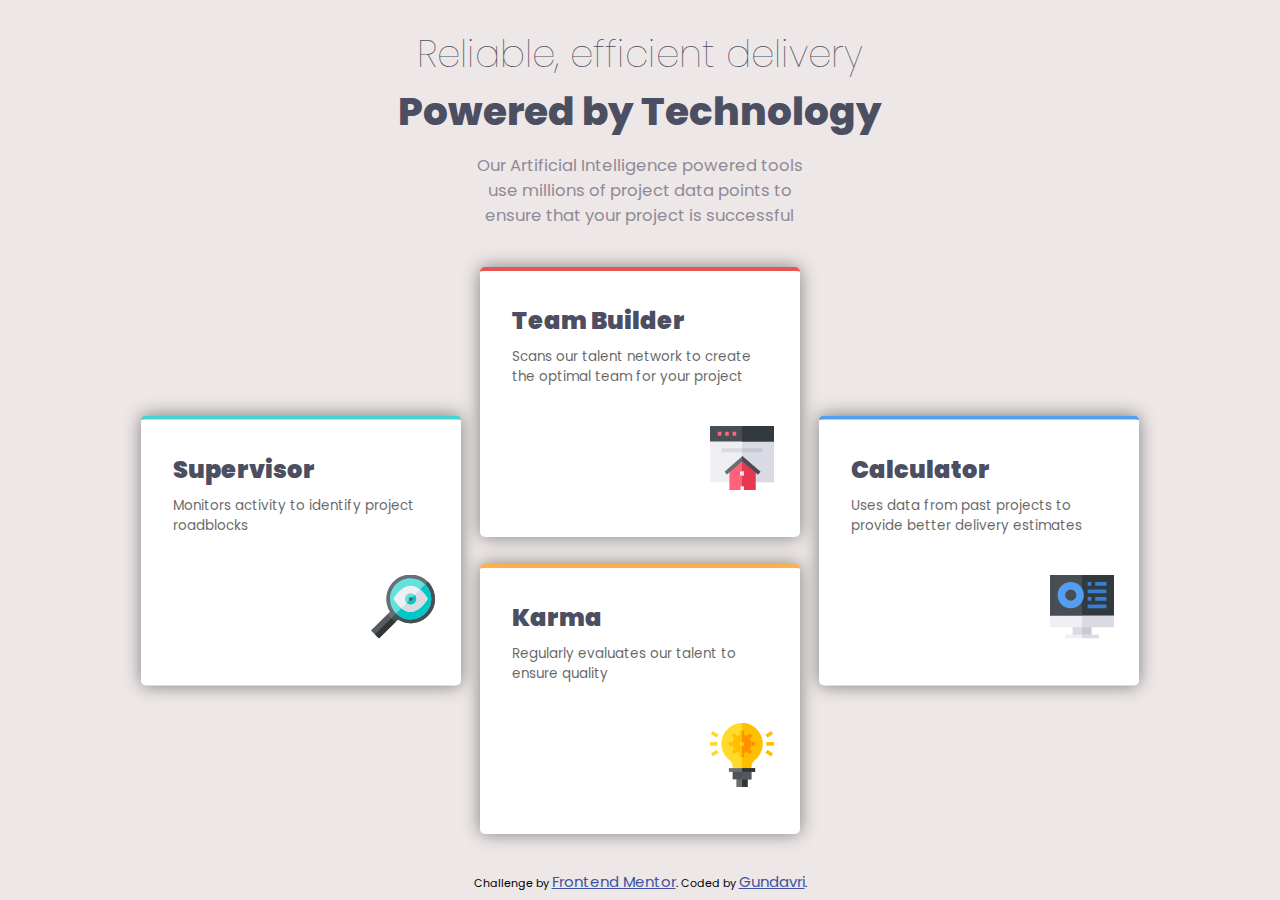
<file: four-card-feature-section-master/index.html>
<!DOCTYPE html>
<html lang="en">
<head>
  <meta charset="UTF-8">
  <meta name="viewport" content="width=device-width, initial-scale=1.0"> <!-- displays site properly based on user's device -->

  <link rel="icon" type="image/png" sizes="32x32" href="./images/favicon-32x32.png">
  <link href="https://fonts.googleapis.com/css?family=Poppins&display=swap" rel="stylesheet">
  <link rel="stylesheet" href="style.css">
  <title>Frontend Mentor | Four card feature section</title>

  <!-- Feel free to remove these styles or customise in your own stylesheet 👍 -->
  <link rel="stylesheet" href="./style.css">

</head>
<body>
  
  <div class="center-text" id="header-reliable">
    Reliable, efficient delivery
  </div>
  
  <div class="center-text" id="header-powered">
    Powered by Technology
  </div>
  
  <div class="center-text" id="just-text">
    Our Artificial Intelligence powered tools use millions of project data points 
    to ensure that your project is successful
  </div>

  <div class="box" id="top-box">
      <div class="box-header">
          Team Builder
      </div>

      <div class="box-text">
          Scans our talent network to create the optimal team for your project
      </div>

      <img src="./images/icon-team-builder.svg" alt="Team Builder Image">
  </div>

  <div class="box" id="left-box">
    <div class="box-header">
        Supervisor
    </div>

    <div class="box-text">
        Monitors activity to identify project roadblocks
    </div>

    <img src="./images/icon-supervisor.svg" alt="Supervisor Image">
  </div>

  <div class="box" id="right-box">
    <div class="box-header">
        Calculator
    </div>

    <div class="box-text">
        Uses data from past projects to provide better delivery estimates
    </div>

    <img src="./images/icon-calculator.svg" alt="Calculator Image">
  </div>
  
  <div class="box" id="bottom-box">
    <div class="box-header">
        Karma
    </div>

    <div class="box-text">
        Regularly evaluates our talent to ensure quality
    </div>

    <img src="./images/icon-karma.svg" alt="Karma Image">
  </div>

  
  <footer>
    <p class="attribution">
      Challenge by <a href="https://www.frontendmentor.io?ref=challenge" target="_blank">Frontend Mentor</a>. 
      Coded by <a href="#">Gundavri</a>.
    </p>
  </footer>
</body>
</html>
</file>
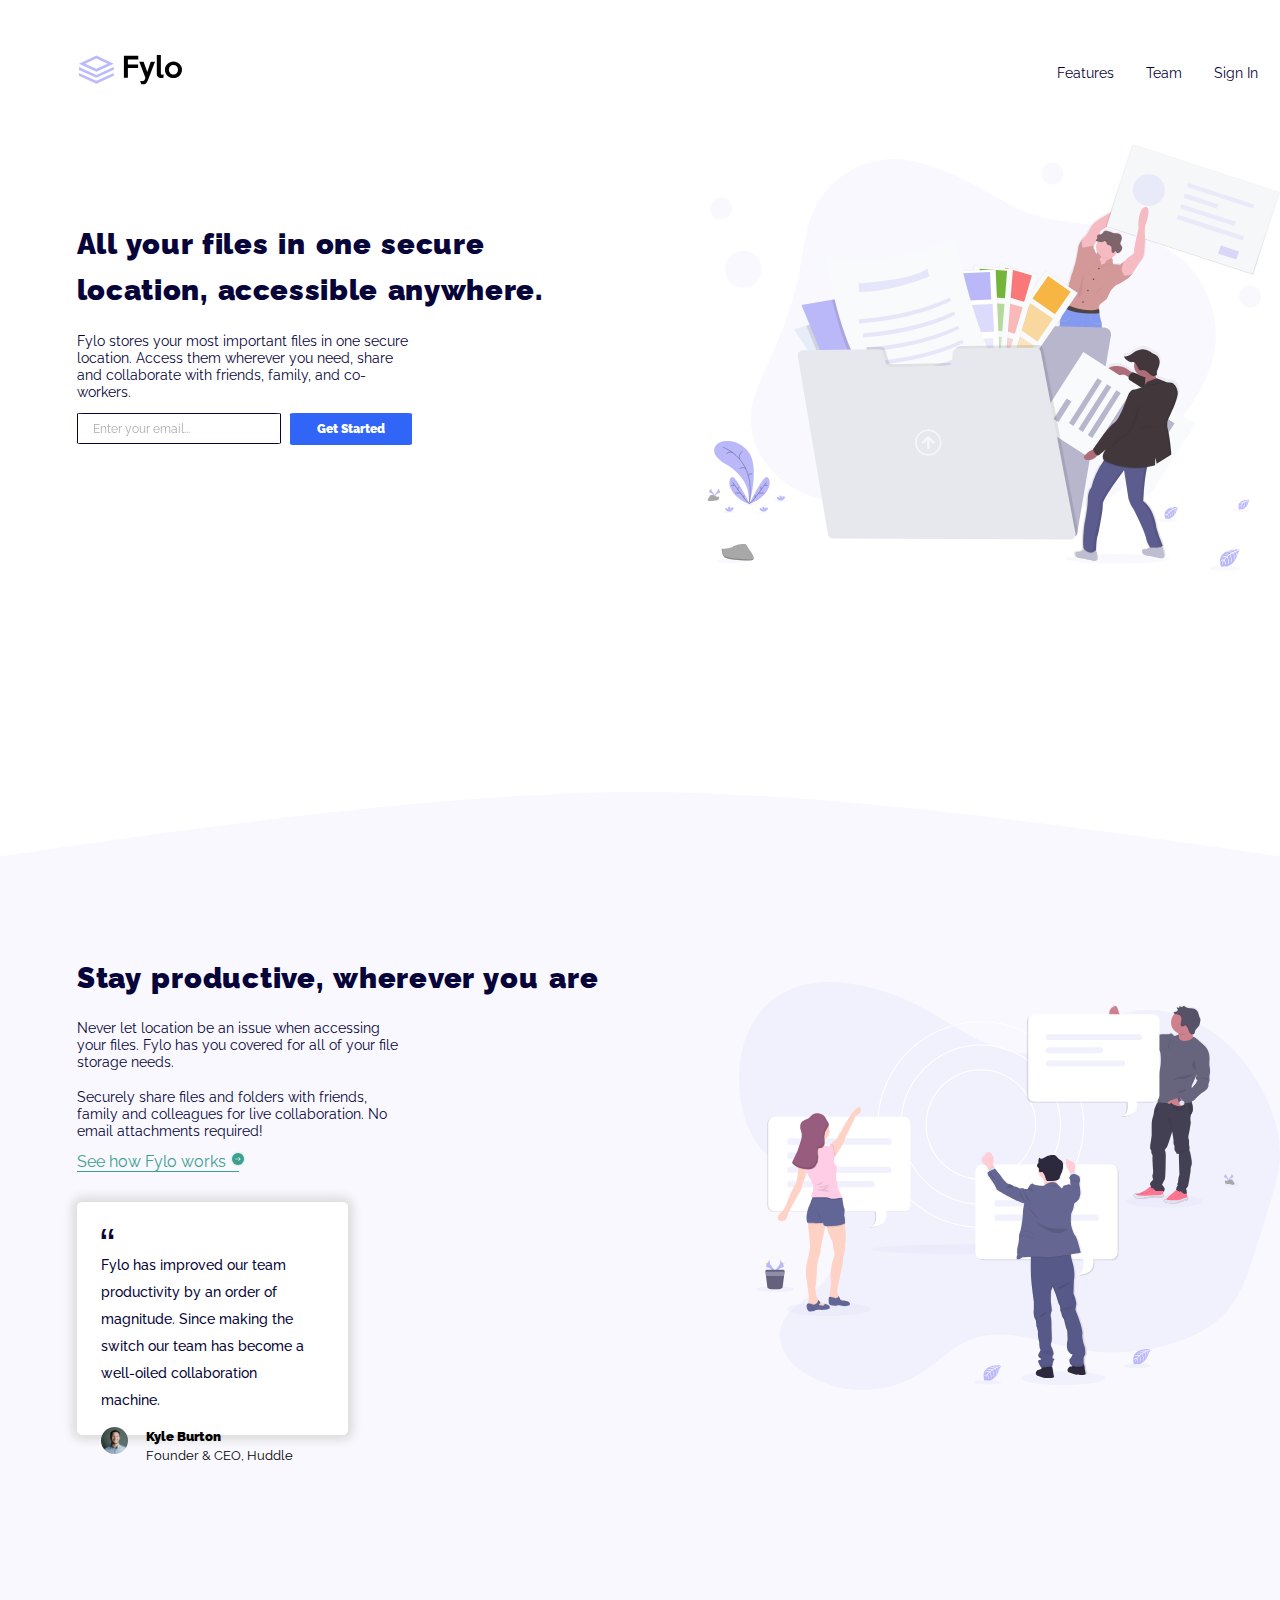
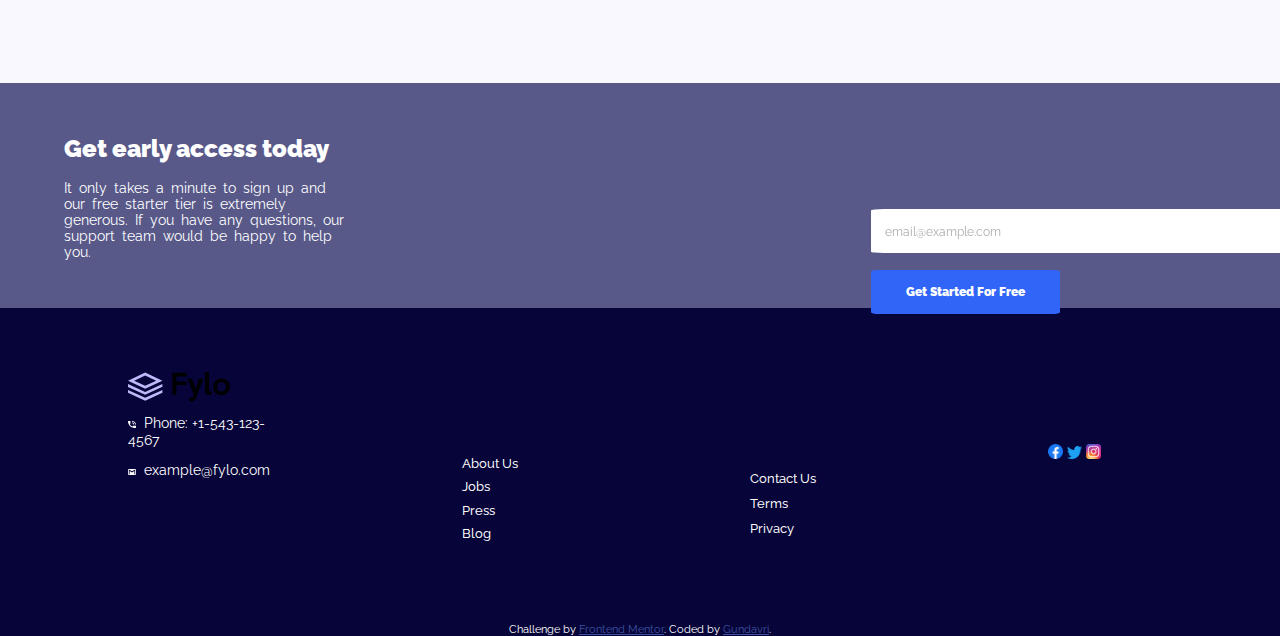
<file: fylo-landing-page-with-two-column-layout-master/index.html>
<!DOCTYPE html>
<html lang="en">
<head>
  <meta charset="UTF-8">
  <meta name="viewport" content="width=device-width, initial-scale=1.0"> <!-- displays site properly based on user's device -->
  <link href="https://fonts.googleapis.com/css?family=Open+Sans&display=swap" rel="stylesheet">
  <link href="https://fonts.googleapis.com/css?family=Raleway&display=swap" rel="stylesheet">

  <link rel="icon" type="image/png" sizes="32x32" href="./images/favicon-32x32.png">
  <link rel="stylesheet" href="./styles.css">
  
  <title>Frontend Mentor | Fylo landing page with two column layout</title>

  <!-- Feel free to remove these styles or customise in your own stylesheet 👍 -->
  <style>
    .attribution { font-size: 11px; text-align: center; }
    .attribution a { color: hsl(228, 45%, 44%); }
  </style>
</head>
<body>

  <div id="header">
    <div id="header-logo-div">
      <img src="./images/logo.svg" alt="">
    </div>

    <div id="navbar">
      <p>
        Features
      </p>
      <p>
        Team
      </p>
      <p>
        Sign In
      </p>
    </div>
  </div>
  
  <div id="wrapper1">
    <div id="wrapper1-left">
      <div id="wrapper1-header">
        All your files in one secure <br> location, accessible anywhere.
      </div>
    
      <div class="wrapper-text">
        Fylo stores your most important files in one secure location. 
        Access them wherever you need, share and collaborate with friends, 
        family, and co-workers.
      </div>
    
      <div id="wrapper1-input-button">
        <input type="text" placeholder="Enter your email...">
        
        <button type="button">
          Get Started
        </button>
      </div>
    </div>

    <div id="wrapper1-right">
      <img src="./images/illustration-1.svg" alt="">
    </div>
  </div>
  
  <img id="wrapper2-img" src="./images/bg-curve-desktop.svg" alt="">

  <div id="wrapper2">
    <div id="wrapper2-left">
      <div id="wrapper2-header">
        Stay productive, wherever you are
      </div>
    
      <div class="wrapper2-text">
        Never let location be an issue when accessing your files. Fylo has you 
        covered for all of your file storage needs.
      </div>
    
      <div class="wrapper2-text">
        Securely share files and folders with friends, family and colleagues for 
        live collaboration. No email attachments required!
      </div>
      
      <div id="wrapper2-link-div">
        <a href="#" id="wrapper2-link">
          See how Fylo works
          <img src="./images/icon-arrow.svg" alt="">
        </a>
        <div id="underline-div"></div>
      </div>
    
      <div id="article">
        <img id="article-quotes" src="./images/icon-quotes.svg" alt="">
        <div id="article-text">
          Fylo has improved our team productivity by an order of magnitude. Since 
          making the switch our team has become a well-oiled collaboration machine.
        </div>
      
        <div id="article-footer">
          <img id="article-img" src="./images/avatar-testimonial.jpg" alt="">

          <div id="article-footer-text">
            <p>
              Kyle Burton
            </p>
            Founder & CEO, Huddle
          </div>
        </div>
      </div>
    </div>

    <div id="wrapper2-right">
      <img src="./images/illustration-2.svg" alt="">
    </div>
  </div>
  
  <div id="early-access">
    <div id="early-access-header">
      Get early access today
    </div>
  
    <div id="early-access-text">
      It only takes a minute to sign up and our free starter tier is extremely generous. 
      If you have any questions, our support team would be happy to help you.
    </div>
  
    <div id="early-access-input-button">
      <input type="text" placeholder="email@example.com">
      <button>
        Get Started For Free
      </button>
    </div>
  </div>
  
  
  <div id="footer">
    <div id="footer-contact-logo">
      <img src="./images/logo.svg" alt="">
      <div id="footer-contact">
        <p>
          <img src="./images/icon-phone.svg" alt="">
          Phone: +1-543-123-4567
        </p>
        <p>
          <img src="./images/icon-email.svg" alt="">
          example@fylo.com
        </p>
      </div>
    </div>

    <div id="footer-about-us">
      <ul>
        <li>About Us</li>
        <li>Jobs</li>
        <li>Press</li>
        <li>Blog</li>
      </ul>
    </div>
  
    <div id="footer-contact-us">
      <ul>
        <li>Contact Us</li>
        <li>Terms</li>
        <li>Privacy</li>
      </ul>
    </div>

    <div id="footer-social">
      <img src="./images/fb.png" alt="">
      <img src="./images/twitter.png" alt="">
      <img src="./images/instagram.png" alt="">
    </div>
  </div>
  
  <footer>
    <p class="attribution">
      Challenge by <a href="https://www.frontendmentor.io?ref=challenge" target="_blank">Frontend Mentor</a>. 
      Coded by <a href="#">Gundavri</a>.
    </p>
  </footer>

</body>
</html>
</file>
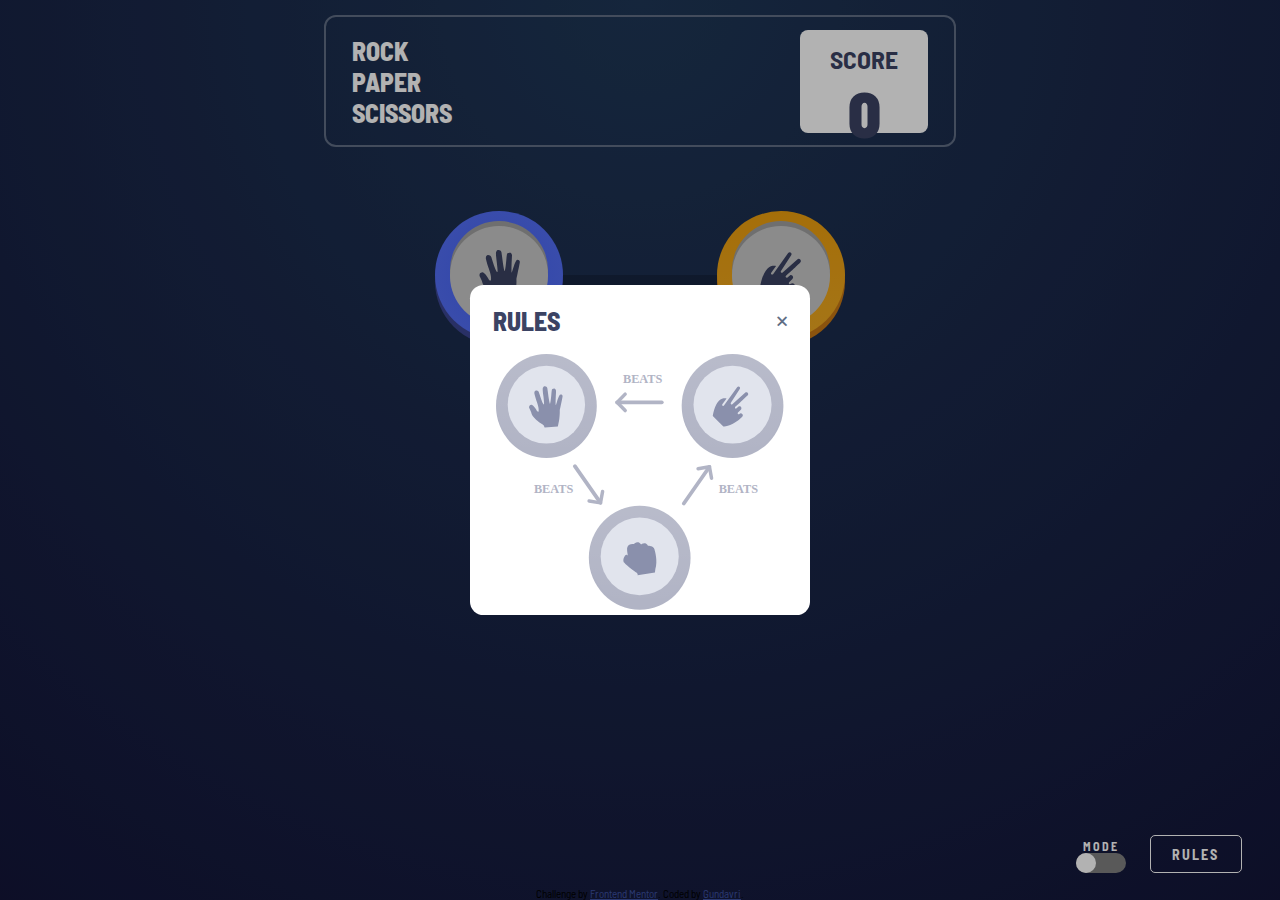
<file: rock-paper-scissors-master/index.html>
<!DOCTYPE html>
<html lang="en">
<head>
  <meta charset="UTF-8">
  <meta name="viewport" content="width=device-width, initial-scale=1.0"> <!-- displays site properly based on user's device -->

  <link rel="icon" type="image/png" sizes="32x32" href="./images/favicon-32x32.png">

  <link rel="stylesheet" href="./style.css">
  
  <title>Frontend Mentor | Rock, Paper, Scissors</title>

</head>
<body>


  <!-- Modal Code -->
  <div class="modal">
    <div class="modal-content">
      <div class="modal-header">
        <span class="close">&times;</span>
        <p>RULES</p>
      </div>
      <div class="modal-body">
        <img src="./images/image-rules.svg" alt="rules-image" class="modal-body-image modal-body-image-normal">
        <img src="./images/image-rules-bonus.svg" alt="rules-image-bonus" class="modal-body-image modal-body-image-bonus">
      </div>
    </div>
  </div>

  
  <div class="header">
    <div class="signs-words signs-wrods-normal">
      <div>ROCK</div>
      <div>PAPER</div>
      <div>SCISSORS</div>
    </div>
    <div class="signs-words signs-words-bonus">
      <div>ROCK</div>
      <div>PAPER</div>
      <div>SCISSORS</div>
      <div>LIZARD</div>
      <div>SPOCK</div>
    </div>
    <div class="score">
      <div class="score-text">SCORE</div>
      <div class="score-num">0</div>
    </div>
  </div>


  <div class="game-wrapper game-wrapper-choose">
    <div class="initial-row-1">

      <!-- Paper Div -->
      <div class="wrapper wrapper-paper transform-transition">
        <div class="outer-border paper-outer-border">
          <div class="inner-border-thingie paper-inner-border-thingie"></div>
          <div class="inner-border paper-inner-border">
            <img class="inner-img" src="./images/icon-paper.svg" alt="">
          </div>
        </div>
        <div class="outer-border-thingie paper-outer-border-thingie"></div>
      </div>

      <!-- Scissors Div -->
      <div class="wrapper wrapper-scissors">
        <div class="outer-border scissors-outer-border">
          <div class="inner-border-thingie scissors-inner-border-thingie"></div>
          <div class="inner-border scissors-inner-border">
            <img class="inner-img" src="./images/icon-scissors.svg" alt="">
          </div>
        </div>
        <div class="outer-border-thingie scissors-outer-border-thingie"></div>
      </div>


      <div class="selected-text">YOU PICKED</div>
      <div class="selected-text">THE HOUSE PICKED</div>


    </div>

    <div class="initial-row-2">

      <!-- Rock Div -->
      <div class="wrapper wrapper-rock">
        <div class="outer-border rock-outer-border">
          <div class="inner-border-thingie rock-inner-border-thingie"></div>
          <div class="inner-border rock-inner-border">
            <img class="inner-img" src="./images/icon-rock.svg" alt="">
          </div>
        </div>
        <div class="outer-border-thingie rock-outer-border-thingie"></div>
      </div>

      <div class="underneath player-underneath"></div>
      <div class="player-choice"></div>
      <div class="play-again"><div class="play-again-text"></div><div class="play-again-btn">PLAY AGAIN</div></div>
      <div class="underneath enemy-underneath"></div>
      <div class="enemy-choice"></div>

    </div>

    <div class="line line-top"></div>
    <div class="line line-left"></div>
    <div class="line line-right"></div>
  </div>


  
  <div class="game-wrapper game-wrapper-choose-bonus">
    <div class="initial-row-1 initial-row-1-bonus">

      <!-- Spock Div -->
      <div class="wrapper wrapper-spock wrapper-spock-bonus">
        <div class="outer-border spock-outer-border">
          <div class="inner-border-thingie spock-inner-border-thingie"></div>
          <div class="inner-border spock-inner-border">
            <img class="inner-img" src="./images/icon-spock.svg" alt="">
          </div>
        </div>
        <div class="outer-border-thingie spock-outer-border-thingie"></div>
      </div>

      
      <!-- Scissors Div -->
      <div class="wrapper wrapper-scissors wrapper-scissors-bonus">
        <div class="outer-border scissors-outer-border">
          <div class="inner-border-thingie scissors-inner-border-thingie"></div>
          <div class="inner-border scissors-inner-border">
            <img class="inner-img" src="./images/icon-scissors.svg" alt="">
          </div>
        </div>
        <div class="outer-border-thingie scissors-outer-border-thingie"></div>
      </div>
      
      <!-- Paper Div -->
    <div class="wrapper wrapper-paper wrapper-paper-bonus">
      <div class="outer-border paper-outer-border">
        <div class="inner-border-thingie paper-inner-border-thingie"></div>
        <div class="inner-border paper-inner-border">
          <img class="inner-img" src="./images/icon-paper.svg" alt="">
        </div>
      </div>
      <div class="outer-border-thingie paper-outer-border-thingie"></div>
    </div>

      


      <div class="selected-text">YOU PICKED</div>
      <div class="selected-text">THE HOUSE PICKED</div>


    </div>

    <div class="initial-row-2 initial-row-2-bonus">

      <!-- Lizard Div -->
      <div class="wrapper wrapper-lizard wrapper-lizard-bonus">
        <div class="outer-border lizard-outer-border">
          <div class="inner-border-thingie lizard-inner-border-thingie"></div>
          <div class="inner-border lizard-inner-border">
            <img class="inner-img" src="./images/icon-lizard.svg" alt="">
          </div>
        </div>
        <div class="outer-border-thingie lizard-outer-border-thingie"></div>
      </div>

      <!-- Rock Div -->
      <div class="wrapper wrapper-rock wrapper-rock-bonus">
        <div class="outer-border rock-outer-border">
          <div class="inner-border-thingie rock-inner-border-thingie"></div>
          <div class="inner-border rock-inner-border">
            <img class="inner-img" src="./images/icon-rock.svg" alt="">
          </div>
        </div>
        <div class="outer-border-thingie rock-outer-border-thingie"></div>
      </div>

      <div class="underneath player-underneath"></div>
      <div class="player-choice player-choice-bonus"></div>
      <div class="play-again"><div class="play-again-text"></div><div class="play-again-btn">PLAY AGAIN</div></div>
      <div class="underneath enemy-underneath"></div>
      <div class="enemy-choice enemy-choice-bonus"></div>

    </div>

    <div class="line line-1"></div>
    <div class="line line-2"></div>
    <div class="line line-3"></div>
    <div class="line line-4"></div>
    <div class="line line-5"></div>
  </div>


 
  <div class="mode-switch no-select">
    <div class="mode-switch-text">MODE</div>
    <input type="checkbox" id="switch" />
    <label for="switch">Toggle</label>
  </div>

  <div class="rules">
    RULES
  </div>

  <div class="attribution">
    Challenge by <a href="https://www.frontendmentor.io?ref=challenge" target="_blank">Frontend Mentor</a>. 
    Coded by <a href="#">Gundavri</a>.
  </div>

  <script src="./script.js"></script>
</body>
</html>
</file>
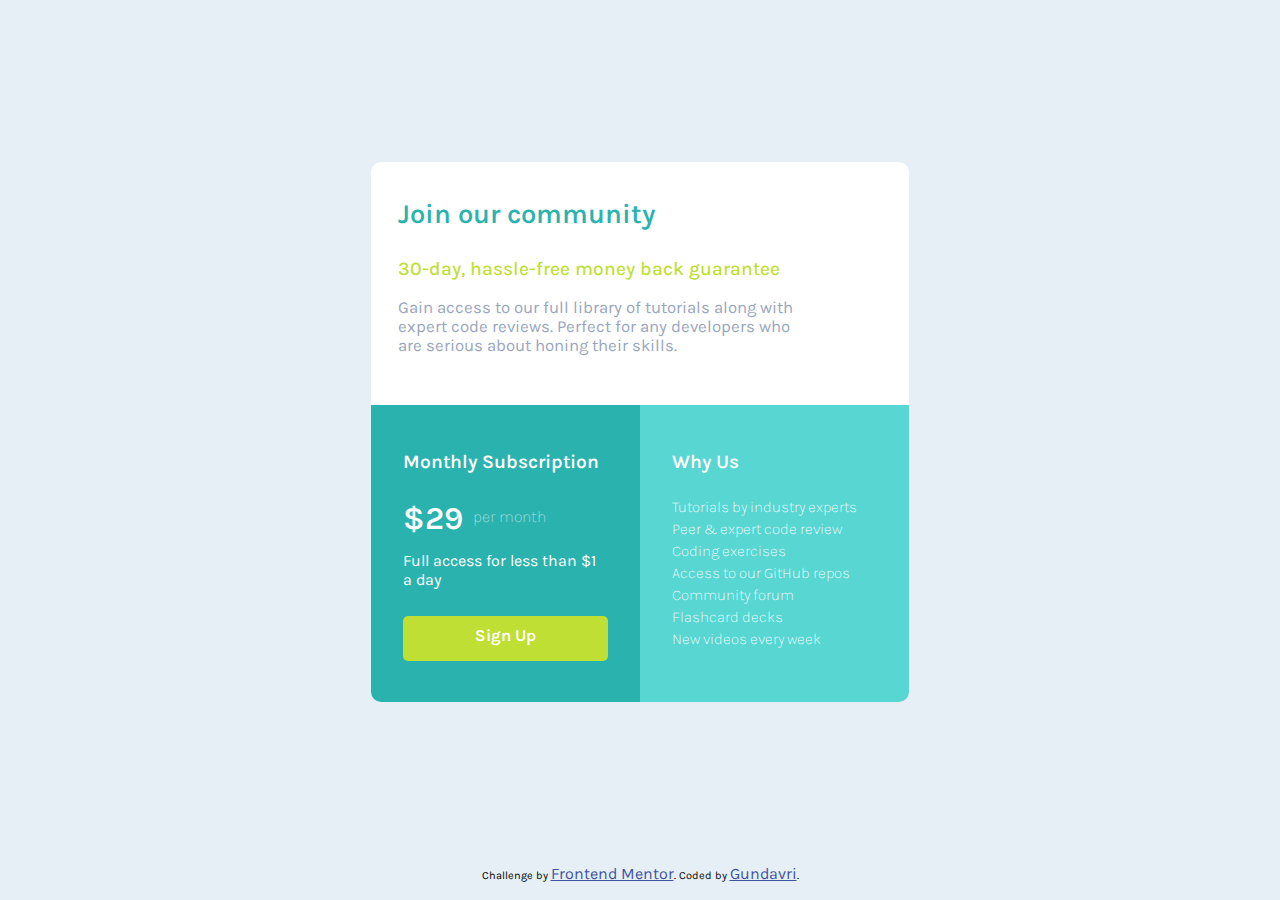
<file: single-price-grid-component-master/index.html>
<!DOCTYPE html>
<html lang="en">
<head>
  <meta charset="UTF-8">
  <meta name="viewport" content="width=device-width, initial-scale=1.0"> <!-- displays site properly based on user's device -->
  <link href="https://fonts.googleapis.com/css?family=Karla&display=swap" rel="stylesheet">
  <link rel="icon" type="image/png" sizes="32x32" href="./images/favicon-32x32.png">
  <link rel="stylesheet" href="./styles.css">
  
  <title>Frontend Mentor | Single Price Grid Component</title>

  <!-- Feel free to remove these styles or customise in your own stylesheet 👍 -->
  <style>
    .attribution { font-size: 11px; text-align: center; }
    .attribution a { color: hsl(228, 45%, 44%); }
  </style>
</head>
<body>

  <div id="main-div">
    <div class="center-div" id="top-box">
        <div id="top-box-join">
          Join our community
        </div>
        
        <div id="top-box-30day">
          30-day, hassle-free money back guarantee
        </div>
        
        <div id="top-box-text">
          Gain access to our full library of tutorials along with expert code reviews. 
          Perfect for any developers who are serious about honing their skills.    
        </div>
        
      </div>
    
      <div id="bottom-box">
        <div id="left-box">
            <div class="center-div-bottom-boxes">
              <div class="left-box-monthly">
                Monthly Subscription
              </div>
              
              <div id="left-box-29">
                <div id="left-box-29d">
                  &dollar;29 
                </div>

                <div id="left-box-per-month">
                    per month
                </div>
              </div>
              
              
              <div id="left-box-full">
                Full access for less than &dollar;1 a day
              </div>
              
              <div id="left-box-signup">
                Sign Up
              </div>
            </div>
          </div>
          
          <div id="right-box">
            <div class="center-div-bottom-boxes">
              <div class="left-box-monthly">
                Why Us
              </div>
              
              <ul id="right-box-list">
                <li>Tutorials by industry experts</li>
                <li>Peer &amp; expert code review</li>
                <li>Coding exercises</li>
                <li>Access to our GitHub repos</li>
                <li>Community forum</li>
                <li>Flashcard decks</li>
                <li>New videos every week</li>
              </ul>
            </div>
          </div>
      </div>
  </div>
  

  

  
  
  <footer>
    <p class="attribution">
      Challenge by <a href="https://www.frontendmentor.io?ref=challenge" target="_blank">Frontend Mentor</a>. 
      Coded by <a href="#">Gundavri</a>.
    </p>
  </footer>
</body>
</html>
</file>
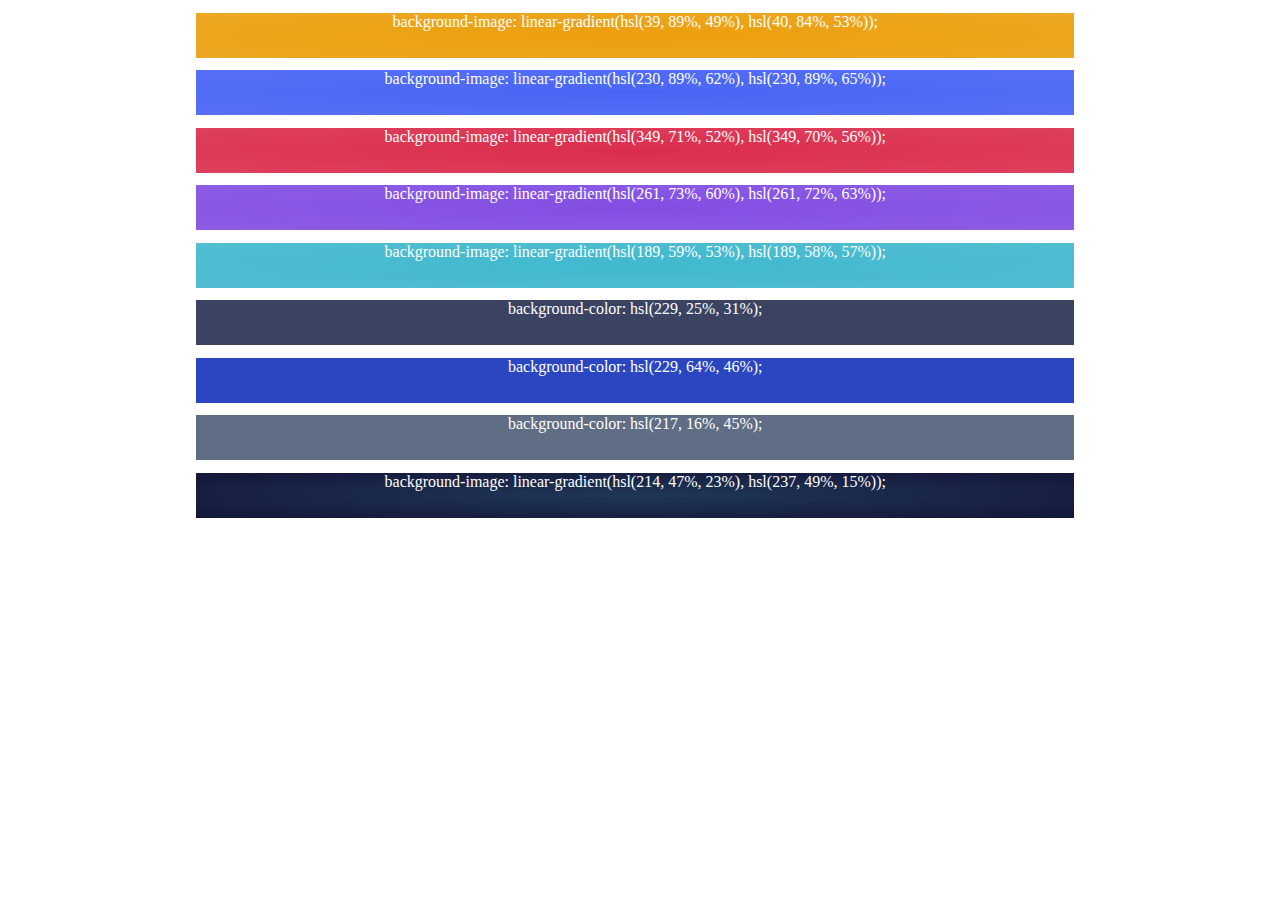
<file: rock-paper-scissors-master/colors.html>
<!DOCTYPE html>
<html lang="en">
<head>
    <meta charset="UTF-8">
    <meta name="viewport" content="width=device-width, initial-scale=1.0">
    <meta http-equiv="X-UA-Compatible" content="ie=edge">
    <title>Colors for Rock, Paper, Scissors</title>
</head>
<body>
    <div id="scissors-gradient"> background-image: linear-gradient(hsl(39, 89%, 49%), hsl(40, 84%, 53%)); </div>
    <div id="paper-gradient"> background-image: linear-gradient(hsl(230, 89%, 62%), hsl(230, 89%, 65%)); </div>
    <div id="rock-gradient"> background-image: linear-gradient(hsl(349, 71%, 52%), hsl(349, 70%, 56%)); </div>
    <div id="lizard-gradient"> background-image: linear-gradient(hsl(261, 73%, 60%), hsl(261, 72%, 63%)); </div>
    <div id="cyan"> background-image: linear-gradient(hsl(189, 59%, 53%), hsl(189, 58%, 57%)); </div>
    <div id="dark-text"> background-color: hsl(229, 25%, 31%); </div>
    <div id="score-text"> background-color: hsl(229, 64%, 46%); </div>
    <div id="header-outline"> background-color: hsl(217, 16%, 45%); </div>
    <div id="radial-gradient"> background-image: linear-gradient(hsl(214, 47%, 23%), hsl(237, 49%, 15%)); </div>
</body>

<style>

    html, body {
        height: 100%;
        width: 99%;
        box-sizing: border-box;
    }


    div {
        width: 70%;
        margin: 1% auto;
        height: 5%;
        color: white;
        text-align: center;
    }

    #scissors-gradient {
        background-image: radial-gradient(hsl(39, 89%, 49%), hsl(40, 84%, 53%)); 
    }

    #paper-gradient {
        background-image: radial-gradient(hsl(230, 89%, 62%), hsl(230, 89%, 65%)); 
    }

    #rock-gradient {
        background-image: radial-gradient(hsl(349, 71%, 52%), hsl(349, 70%, 56%)); 
    }

    #lizard-gradient {
        background-image: radial-gradient(hsl(261, 73%, 60%), hsl(261, 72%, 63%)); 
    }

    #cyan {
        background-image: radial-gradient(hsl(189, 59%, 53%), hsl(189, 58%, 57%)); 
    }

    #dark-text {
        background-color: hsl(229, 25%, 31%);
    }

    #score-text {
        background-color: hsl(229, 64%, 46%);
    }

    #header-outline {
        background-color: hsl(217, 16%, 45%);
    }

    #radial-gradient {
        background-image: radial-gradient(hsl(214, 47%, 23%), hsl(237, 49%, 15%)); 
    }

</style>
</html>
</file>
<file: four-card-feature-section-master/style.css>
* {
    padding: 0px;
    margin: 0px;
    box-sizing: border-box;
    font-family: 'Poppins', sans-serif;
    font-size: 15px;
}

body {
    background-color: hsl(0, 16%, 92%);
}

.center-text {
    width: 100%;
    margin: 0 auto;
    text-align: center;
}

#header-reliable {
    font-weight: lighter;
    margin-top: 2%;
    font-size: 250%;
    color: hsl(234, 12%, 34%);
}

#header-powered {
    font-weight: 800;
    margin-top: 0%;
    font-size: 260%;
    color: hsl(234, 12%, 34%);
}

#just-text {
    width: 28%;
    color: hsl(234, 12%, 34%);
    opacity: 0.6;
    margin-top: 1%;
    font-size: 110%;
}

.box {
    position: relative;
    background-color: white;
    width: 25vw;
    height: 30vh;
    border-radius: 5px;
    overflow: hidden;
    box-shadow: 0 0 2vh gray;
}

#top-box {
    margin: 0 auto;
    margin-top: 3%;
    border-top: 0.5vh solid hsl(0, 78%, 62%);
}

#left-box {
    float: left;
    margin-left: 11%;
    transform: translate(0%, -45%);
    border-top: 0.5vh solid hsl(180, 62%, 55%);
}

#right-box {
    float: right;
    margin-right: 11%;
    transform: translate(0%, -45%);
    border-top: 0.5vh solid hsl(212, 86%, 64%);
}

#bottom-box {
    margin: 0 auto;
    transform: translate(0%, 10%);
    border-top: 0.5vh solid hsl(34, 97%, 64%);
}

.box-header {
    font-size: 160%;
    margin-top: 10%;
    margin-left: 10%;
    margin-right: 10%;
    font-weight: 900;
    color: hsl(234, 12%, 34%);
}

.box-text {
    margin-right: 10%;
    margin-left: 10%;
    font-size: 90%;
    opacity: 0.6;
    margin-top: 3%;
}

img {
    float: right;
    margin-right: 8%;
    margin-top: 12%;
}

@media screen and (max-width: 600px) {
    #header-reliable {
        margin-top: 20%;
        font-size: 155%;
    }

    #header-powered {
        margin-top: 0%;
        font-size: 162%;
    }

    #just-text {
        width: 85%;
        margin-top: 5%;
        font-size: 100%;
    }

    body {
        display: flex;
        flex-flow: column;
    }

    .box {
        width: 90vw;
        height: 80vw;
        margin-top: 20%;
    }

    #top-box {
        margin-top: 8%;
        order: 2;
    }

    #left-box {
        margin-left: 5vw;
        transform: none;
        order: 1;
    }
    
    #right-box {
        margin-left: 5vw;
        order: 4;
        transform: none;
        margin-top: 8%;
    }
    
    #bottom-box {
        order: 3;
        transform: none;
        margin-top: 8%;
    }

    img {
        margin-top: 20%;
    }

    footer {
        order: 5;
    }
}


.attribution { font-size: 11px; text-align: center; }
.attribution a { color: hsl(228, 45%, 44%); }

footer {
    margin-top: 7vh;
}
</file>
<file: fylo-landing-page-with-two-column-layout-master/styles.css>
* {
    padding: 0;
    margin: 0;
    box-sizing: border-box;
    font-family: 'Raleway', sans-serif;
}

html, body {
    height: 100%;
}

#header {
    height: 16vh;
    font-family: 'Open Sans', sans-serif;
    display: flex;
}

#header-logo-div {
    flex: 4;
    margin: auto 0%;
    padding-left: 6.2%;
}

#header-logo-div img {
    width: 8vw;
}

#navbar {
    margin: auto 1vw;
    flex: 2;
    display: flex;
    padding-left: 35vw;
}

#navbar p {
    justify-content: space-between;
    margin-left: 2.5vw;
    color: hsl(243, 87%, 12%);
    font-weight: 400;
    font-size: 90%;
}

#wrapper1 {
    height: 72vh;
}

#wrapper1-left {
    float: left;
    width: 50%
}

#wrapper1-header {
    padding: 0 12%;
    margin-top: 12%;
    font-weight: 900;
    font-size: 180%;
    color:  hsl(243, 87%, 12%);
    letter-spacing: 0.05vw;
    word-spacing: 0.18vw;
    line-height: 160%;
}

.wrapper-text {
    padding: 0 12%;
    padding-right: 35%;
    margin-top: 3%;
    color:  hsl(243, 87%, 12%);
    font-size: 90%;
    font-weight: 400;
}

#wrapper1-input-button {
    padding: 0 12%;
    margin-top: 2%;
    height: 5vh;
}

#wrapper1-input-button input {
    width: 42%;
    height: 68%;
    border: solid 1px hsl(243, 87%, 12%);
    border-radius: 3%;
    padding-left: 15px;
}

::placeholder {
    opacity: 0.6;
    font-size: 88%;
}

#wrapper1-input-button button {
    margin-left: 1%;
    width: 25%;
    height: 70%;
    color: white;
    background-color: hsl(224, 93%, 58%);
    border: 0px;
    border-radius: 4%;
    font-weight: 900;
    font-size: 72%;
}

#wrapper1-right {
    float: right;
    width: 45%;
}

#wrapper1-right img {
    width: 100%;
}

#wrapper2 {
    margin-top: -0.5%;
    height: 88vh;
    width: 100%;
    background-color: #F8F8FE;
    padding-left: 6%;
    padding-top: 5%;
}

#wrapper2-img {
    width: 100%;
}

#wrapper2-left {
    float: left;
    width: 50%;
    height: 100%;
}

#wrapper2-right {
    float: right;
    width: 45%;
}

#wrapper2-right img{
    margin-top: 5%;
    width: 100%;
}


#wrapper2-header {
    font-weight: 900;
    font-size: 180%;
    color:  hsl(243, 87%, 12%);
    letter-spacing: 0.06vw;
    word-spacing: 0.2vw;
    line-height: 160%;
}

.wrapper2-text {
    padding-right: 45%;
    margin-top: 3%;
    color:  hsl(243, 87%, 12%);
    font-size: 90%;
    font-weight: 400;
}

#wrapper2-link-div {
    text-decoration: none;
    margin-top: 2%;
}

#wrapper2-link-div a:link {
    text-decoration: none;
}

#underline-div {
    background-color:  hsl(170, 45%, 43%);
    height: 1px;
    width: 162px;
}

#wrapper2-link {
    color: hsl(170, 45%, 43%);
}

#article {
    background-color: white;
    height: 32%;
    width: 45%;
    margin-top: 5%;
    border-radius: 2%;
    box-shadow: 0px 0px 10px 5px gainsboro;
    padding: 4%;
    padding-right: 6%;
}

#article-img {
    border-radius: 50%;
    width: 13%;
}

#article-text {
    margin-top: 3%;
    font-weight: 500;
    font-size: 89%;
    color: hsl(243, 87%, 12%);
    line-height: 190%;
}

#article-footer {
    margin-top: 6%;
}

#article-img {
    float: left;
}

#article-footer-text {
    font-size: 80%;
    line-height: 150%;
    margin-left: 45px;
}

#article-footer-text p {
    font-weight: 900;
}

#early-access {
    height: 25%;
    background-color: hsl(238, 22%, 44%);
    padding: 4% 5%;
}

#early-access-header {
    color: white;
    font-weight: 900;
    font-size: 150%;
    width: 40%;
    margin: 0;
}

#early-access-text {
    color: white;
    margin-top: 1.5%;
    font-weight: 400;
    font-size: 85%;
    width: 25%;
    word-spacing: 3px;
    margin-right: 0px;
}

#early-access-input-button {
    float: right;
    margin-top: -4.5%;
    margin-right: 15%;
    height: 30%;
}

#early-access-input-button input {
    display: block;
    width: 250%;
    height: 120%;
    border-radius: 3%;
    padding-left: 8%;
    border: 0px;
}

#early-access-input-button button {
    margin-top: 10%;
    display: block;
    width: 110%;
    height: 120%;
    color: white;
    background-color: hsl(224, 93%, 58%);
    border: 0px;
    border-radius: 4%;
    font-weight: 900;
    font-size: 72%;
}

#footer {
    background-color: hsl(243, 87%, 12%);
    height: 35%;
    color: white;
    padding: 5% 10%;
    display: flex;
    justify-content: space-between;
}

#footer-contact-logo {
    display: flex;
    flex-flow: column;
}

#footer-contact-logo:first-child{
    width: 10%;
}

#footer-contact {
    width: 150%;
}

#footer-contact p {
    margin-top: 8%;
    font-size: 90%;
}

#footer-contact p img {
    width: 5%;
    margin-right: 3%;
}

#footer-social {
    margin-top: 7%;
    margin-right: 5%;
}

#footer-social img {
    width: 15px;
}

#footer-about-us ul, #footer-contact-us ul {
    list-style: none;
    margin-top: 150%;
}

#footer-about-us ul li, #footer-contact-us ul li {
    margin-top: 15%;
    font-size: 80%;
    font-weight: 450;
    
}


.attribution {
    background-color: hsl(243, 87%, 12%);
    color: white;
}

@media screen and (max-width: 600px){

    #header {
        height: 14vh;
    }

    #header-logo-div {
        flex: 1;
    }

    #header-logo-div img{
        width: 100%;
    }

    #navbar {
        padding: 0;
        padding-left: 20%;
        font-size: 90%;
    }

    #wrapper1 {
        margin-top: 5%;
        display: flex;
        flex-flow: column;
        width: 100%;
    }

    #wrapper1-left {
        float: none;
        order: 2;
        width: 100%;
    }

    #wrapper1-right {
        float: none;
        order: 1;
        width: 100%;
    }

    #wrapper1-right img {
        width: 100%;
    }

    #wrapper1-header {
        width: 100%;
        font-size: 130%;
        text-align: center;
        font-weight: 900;
    }

    .wrapper-text {
        text-align: center;
        width: 100%;
        padding: 0;
        padding: 12%;
        margin-top: -5%;
    }

    #wrapper1-input-button {
        display: flex;
        flex-flow: column;
        height: 25%;
    }

    #wrapper1-input-button input {
        margin: 0 auto;
        width: 95%;
        height: 48%;
    }

    #wrapper1-input-button button {
        margin: 4% auto;
        width: 95%;
        height: 48%;
    }


    #wrapper2 {
        width: 100%;
        display: flex;
        flex-flow: column;
        padding: 0;
        margin-top: -1%;
        height: 150%;
    }

    #wrapper2-left {
        display: flex;
        flex-flow: column;
        order: 2;
        width: 100%;
        height: 140%;
        background-color: #F8F8FE;
        padding-bottom: 40%;
    }

    #wrapper2-right {
        width: 100%;
        order: 1;
        margin-top: 0;
        padding: 0;
    }

    #wrapper2-img {
        margin-top: 78%;
    }

    #wrapper2-header {
        margin-top: 15%;
        width: 100%;
        text-align: center;
        font-size: 110%;
        font-weight: bold;
    }

    .wrapper2-text {
        padding: 1% 5%;
        width: 100%;
        text-align: left;
        font-size: 90%;
        opacity: 0.5;
        font-weight: 600;
    }

    #wrapper2-link-div {
        width: 50%;
        margin: 5% auto;
    }

    #wrapper2-link-div:first-child {
        display: block;
        margin-left: 50px;
    }

    #article {
        order: 5;
        margin: 0 auto;
        width: 90%;
        height: 90%;
    }

    #early-access {
        padding-top: 12%;
        height: 55%;
    }

    #early-access-header {
        width: 100%;
        text-align: center;
        font-size: 120%;
        font-weight: bold;
    }

    #early-access-text {
        width: 100%;
        text-align: center;
        padding: 5% 7%;
        font-size: 80%;
    }

    #early-access-input-button {
        margin: 6% auto;
        float: none;
    }

    #early-access-input-button input {
        margin: 0 auto;
        width: 80%;
        height: 48%;
    }

    #early-access-input-button button {
        margin: 0;
        width: 80%;
        height: 48%;
        margin: 2% auto;
    }


    #footer {
        justify-content: flex-start;
        margin-top: 0;
        flex-flow: column;
        height: 85%;
        padding: 0;
    }

    #footer-contact-us ul, #footer-about-us ul {
        margin-top: 0;
    }

    #footer-contact-us ul li {
        margin-top: 0;
    }

    #footer-social {
        margin: 0;
        text-align: center;
    }

    #footer-contact-logo:first-child {
        width: 60%;
        margin-top: 10%;
    }

    #footer-contact-logo{
        margin: 0 10%;
    }

    #footer-contact-logo > img {
        width: 60%;
    }

    #footer-about-us ul li, #footer-contact-us ul li {
        margin-top: 4%;
        font-size: 90%;
    }

    #footer-about-us, #footer-contact-us {
        margin: 10% 10%;
        width: 60%;
    }

}
</file>
<file: rock-paper-scissors-master/style.css>
@import url('https://fonts.googleapis.com/css?family=Barlow+Semi+Condensed&display=swap');

.attribution { 
    width: 100%;
    margin: 0 auto; 
    position: absolute; 
    bottom: 0; 
    font-size: 11px; 
    text-align: center;
}
.attribution a { color: hsl(228, 45%, 44%); }

html, body {
    height: 100%;
    max-height: 100%;
    width: 100%;
    box-sizing: border-box;
    margin: 0;
    padding: 0;
    font-family: 'Barlow Semi Condensed', sans-serif;
}

body {
    height: 90%;
    background-image: radial-gradient(circle at top, hsl(214, 47%, 23%), hsl(237, 49%, 15%));
}

.modal {
    display: none;
    z-index: 2;
    position: fixed;
    opacity: 0;
    left: 0;
    top: 0;
    height: 100%;
    width: 100%;
    background-color: rgba(0, 0, 0, 0.3);
    transition: opacity 300ms ease-in-out;
}

.modal-content {
    width: 25vw;
    height: 25vw;
    margin-top: 50vh;
    margin-left: 50vw;
    transform: translate(-50%, -50%);
    background-color: #fff;
    border-radius: 4%;
    padding: 5px 10px;
}

.close {
    font-size: 120%;
    float: right;
    margin-right: 4%;
    cursor: pointer;
    color: hsl(217, 16%, 45%);
}

.close:hover {
    color: hsl(229, 25%, 31%);
}

.modal-header {
    margin-top: 3%;
    margin-left: 4%;
    height: 12%;
    font-size: 2vw;
}

.modal-header p {
    margin: 0;
    transform: translate(0, 0.4vw);
    color: hsl(229, 25%, 31%);
    font-weight: 800;
    width: 50%;
}

.modal-body {
    width: 100%;
    display: flex;
    justify-content: center;
}

.modal-body img {
    height: 20vw;
    display: block;
    position: absolute;
    bottom: 5px;
    margin: 0 auto;
}

.header {
    height: 6vw;
    width: 45%;
    margin: 1.2% auto;
    border: solid 2px  hsl(217, 16%, 45%);
    border-radius: 12px;
    padding: 2%;
    display: flex;
    justify-content: space-between;
    overflow: hidden;
    position: relative;
    align-items: center;
    z-index: 1;
}

.signs-words {
    color: #fff;
    font-weight: 800;
    font-size: 2vw;
}

.score {
    background-color: white;
    width: 10vw;
    height: 7vw;
    border-radius: 8px;
    text-align: center;
    display: flex;
    flex-flow: column;
    justify-content: space-evenly;
    color: hsl(229, 25%, 31%);
    padding-top: 1vw;
}

.score-text {
    font-size: 2vw;
    font-weight: 700;
}

.score-num {
    font-size: 5vw;
    font-weight: 900;
}

.rules {
    cursor: pointer;
    position: absolute;
    right: 3%;
    bottom: 3%;
    height: 4%;
    width: 7%;
    border: solid 1px #fff;
    border-radius: 5px;
    color: white;
    display: flex;
    align-items: center;
    justify-content: space-around;
    font-weight: 700;
    letter-spacing: 2px;
    font-size: 1.1vw;
}

.wrapper {
    width: 10vw;
    height: 10vw;
    position: relative;
    margin: 0 6vw;
}

.inner-img {
    width: 42%;
}

.outer-border {
    width: 100%;
    height: 100%;
    border-radius: 50%;
    display: flex;
    align-items: center;
    justify-content: center;
    position: absolute;
    z-index: 1;
}

.outer-border-thingie {
    width: 100%;
    height: 100%;
    border-radius: 50%;
    transform: translate(0, 5%);
}

.inner-border {
    position: absolute;
    width: 77%;
    height: 77%;
    border-radius: 50%;
    display: flex;
    align-items: center;
    justify-content: center;
}

.inner-border-thingie {
    position: relative;
    width: 77%;
    height: 77%;
    border-radius: 50%;
    transform: translate(0, -5%);
}


/* Styles for PAPER */
.paper-outer-border {
    background-image: radial-gradient(hsl(230, 89%, 62%), hsl(230, 89%, 65%));
}

.paper-outer-border-thingie {
    background-color: hsl(233, 42%, 40%);
}

.paper-inner-border {
    background-color: rgb(200, 200, 200);
}

.paper-inner-border-thingie {
    background-color: rgb(160, 160, 160);
}


/* Styles for SCISSORS */
.scissors-outer-border {
    background-image: linear-gradient(hsl(39, 89%, 49%), hsl(40, 84%, 53%));
}

.scissors-outer-border-thingie {
    background-color: hsl(33, 81%, 43%);
}

.scissors-inner-border {
    background-color: rgb(200, 200, 200);
}

.scissors-inner-border-thingie {
    background-color: rgb(160, 160, 160);
}


/* Styles for ROCK */
.rock-outer-border {
    background-image: linear-gradient(hsl(349, 71%, 52%), hsl(349, 70%, 56%));
}

.rock-outer-border-thingie {
    background-color: hsl(350, 77%, 40%);
}

.rock-inner-border {
    background-color: rgb(200, 200, 200);
}

.rock-inner-border-thingie {
    background-color: rgb(160, 160, 160);
}

/* Styles for SPOCK */
.spock-outer-border {
    background-image: linear-gradient(hsl(189, 59%, 53%), hsl(189, 58%, 57%));
}

.spock-outer-border-thingie {
    background-color: hsl(188, 56%, 39%);
}

.spock-inner-border {
    background-color: rgb(200, 200, 200);
}

.spock-inner-border-thingie {
    background-color: rgb(160, 160, 160);
}

/* Styles for LIZARD */
.lizard-outer-border {
    background-image: linear-gradient(hsl(261, 73%, 60%), hsl(261, 72%, 63%));
}

.lizard-outer-border-thingie {
    background-color: hsl(255, 68%, 35%);
}

.lizard-inner-border {
    background-color: rgb(200, 200, 200);
}

.lizard-inner-border-thingie {
    background-color: rgb(160, 160, 160);
}


.initial-row-1 {
    width: 100%;
    margin-top: 5vw;
    display: flex;
    justify-content: center;
}

.initial-row-2 {
    position: relative;
    margin-top: 5vw;
    display: flex;
    justify-content: center;
}

.line {
    background-color: rgba(0, 0, 0, 0.2);
    width: 15vw;
    height: 1vw;
    position: absolute;
    z-index: -1;
}

.line-top {
    margin: -20vw 50%;
    transform: translate(-50%, 0);
}

.line-left {
    margin: -18vw 50%;
    transform-origin: left;
    transform: translate(-10vw, 0) rotate(50deg);
}

.line-right {
    margin: -18vw 50%;
    transform-origin: right;
    transform: translate(-5.1vw, 0) rotate(-50deg);
}


.selected-text {
    display: none;
    color: #fff;
    font-weight: 700;
    font-size: 1.4vw;
    letter-spacing: 0.2vw;
    width: 30%;
    text-align: center;
} 

.player-choice, .enemy-choice {
    display: none;
    width: 26%;
}

.underneath {
    display: none;
    position: absolute;
    width: 8vw;
    height: 8vw;
    background-color: rgba(0, 0, 0, 0.1);
    z-index: -2;
    border-radius: 50%;
}

.player-underneath {
    margin-top: 1.3vw;
    margin-left: -15%;
}

.enemy-underneath {
    margin-top: 1.3vw;
    margin-left: 15%;
}


.play-again {
    display: none;
    margin-top: 2%;
}

.play-again-btn {
    cursor: pointer;
    background-color: #C8C8C8;
    width: 12vw;
    height: 1.2vw;
    border-radius: 7px;
    font-weight: 700;
    text-align: center;
    padding: 0.8vw;
    font-size: 1vw;
    color: hsl(310, 76%, 32%);
}

.play-again-text {
    font-size: 2vw;
    font-weight: 800;
    color: #C8C8C8;
    margin: 2% auto;
    text-align: center;
}


/* styles for bonus */
/* --------------------------- */


.mode-switch {
    cursor: pointer;
    position: absolute;
    right: 12%;
    bottom: 3%;
}

.mode-switch-text {
    color: #fff;
    font-weight: 700;
    letter-spacing: 2px;
    font-size: 12px;
    text-align: center;
}

input[type=checkbox]{
	height: 0px;
	width: 0;
    visibility: hidden;
    display: none;
}

label {
	cursor: pointer;
	text-indent: -9999px;
	width: 50px;
	height: 20px;
	background: grey;
	display: block;
	border-radius: 100px;
	position: relative;
}

label:after {
	content: '';
	position: absolute;
	top: 0px;
	left: 0px;
	width: 20px;
	height: 20px;
	background: #fff;
	border-radius: 90px;
	transition: 0.3s;
}

input:checked + label {
	background: #bada55;
}

input:checked + label:after {
	left: 100%;
	transform: translateX(-100%);
}

label:active:after {
	width: 3vw;
}


.modal-body-image-bonus {
    display: none !important;
}

.signs-words-bonus {
    display: none;
    font-size: 1.5vw;
}

.game-wrapper-choose-bonus {
    display: none;
}

.initial-row-1-bonus {
    margin-top: 10.6vw;
}

.wrapper-scissors-bonus {
    transform: translateY(-10vw);
}

.wrapper-spock-bonus {
    margin: 0;
}

.wrapper-paper-bonus {
    margin: 0;
}

.wrapper-lizard-bonus {
    margin: 0 4.5vw;
}

.wrapper-rock-bonus {
    margin: 0 4.5vw;
}

.initial-row-2-bonus {
    margin-top: 6vw;
}

.line-1 {
    margin: -5vw 42.5vw;
}

.line-2 {
    margin: -5vw 40.8vw;
    transform-origin: left;
    transform: rotate(-113deg);
}

.line-3 {
    margin: -24vw 37vw;
    transform-origin: left;
    transform: rotate(-29deg);
}

.line-4 {
    margin: -24vw 62.3vw;
    transform-origin: left;
    transform: rotate(-149deg)
}

.line-5 {
    margin: -5vw 59.7vw;
    transform-origin: left;
    transform: rotate(-67deg);
}

.player-choice-bonus, .enemy-choice-bonus {
    display: none;
    width: 23%;
}

.enemy-choice-bonus {
    margin-left: 2.8vw;
}



/* Mobile version */

@media only screen and (max-width: 768px){
    .modal-content {
        width: 65vw;
        height: 65vw;
    }

    .modal-header {
        font-size: 4vw;
    }

    .modal-body img {
        width: 82%;
        height: 82%;
    }

    .header {
        height: 12vw;
        width: 75%;
        margin: 8% auto;
        border-radius: 5px;
    }

    .signs-words {
        font-size: 4vw;
    }

    .score {
        width: 14vw;
        height: 11.5vw;
        border-radius: 3px;
    }

    .score-text {
        font-size: 3.5vw;
    }

    .score-num {
        font-size: 6vw;
    }

    .rules {
        height: 4%;
        width: 12%; 
        border-radius: 3px;
        font-size: 2.2vw;
    }

    .wrapper {
        width: 16vw;
        height: 16vw;
        margin: 0 10vw;
    }

    .initial-row-1 {
        margin-top: 25vw;
    }

    .initial-row-2 {
        margin-top: 10vw;
    }

    .line {
        width: 32vw;
    }

    .line-top {
        margin: -34vw 50%;
    }

    .line-left {
        margin: -34vw 50%;
        transform: translate(-19vw, 0) rotate(53deg);
    }

    .line-right {
        margin: -34vw 50%;
        transform: translate(-13vw, 0) rotate(-53deg);
    }

    .selected-text {
        font-size: 2.5vw;
        transform: translateY(35vw);
    }

    .underneath {
        width: 12vw;
        height: 12vw;
    }


    .play-again {
        transform: translateY(55vw);
    }

    .play-again-btn {
        width: 40vw;
        height: 4vw;
        font-size: 3.5vw;
        color: rgba(0, 0, 0, 0.7);
        font-weight: 600;
        border-radius: 4px;
        padding: 2vw;
        letter-spacing: 4px;
    }

    .play-again-text {
        font-size: 6vw;
    }


    /* styles for bonus */
    /* -------------------------- */

    .mode-switch {
        cursor: default;
        right: 20%;
        bottom: 3.3%;
    }

    .mode-switch-text {
        font-weight: 500;
        font-size: 2.5vw;
    }

    label {
        width: 10vw;
	    height: 3vw;
    }

    label:after {
        width: 3vw;
        height: 3vw;
    }

    label:active:after {
        width: 7vw;
    }

    .signs-words-bonus {
        font-size: 2.5vw;
    }

    .initial-row-1-bonus {
        margin-top: 30vw;
    }

    .wrapper-scissors-bonus {
        transform: translate(-9.2vw, -20vw);
    }

    .wrapper-spock-bonus {
        margin-left: 11.2vw;
    }
    
    .wrapper-paper-bonus {
        margin-left: -10vw;;
    }

    .wrapper-lizard-bonus {
        margin: 0 9vw;
    }
    
    .wrapper-rock-bonus {
        margin: 0 4.5vw;
    }
    
    .initial-row-2-bonus {
        margin-top: 10vw;
    }

    .line-1 {
        margin: -8vw 42.5vw;
    }

    .line-2 {
        margin: -5vw 39.5vw;
        transform: rotate(-118deg);
    }
    
    .line-3 {
        margin: -39vw 30vw;
        transform: rotate(-34deg);
    }
    
    .line-4 {
        margin: -32.5vw 80vw;
        transform: rotate(-143deg)
    }
    
    .line-5 {
        margin: -5vw 64.5vw;
        transform: rotate(-66deg);
    }

    .player-choice-bonus {
        transform: translateX(-12vw);
    }

    .enemy-choice-bonus {
        margin-left: -15vw;
    }

}
</file>
<file: single-price-grid-component-master/styles.css>
* {
    padding: 0px;
    margin: 0px;
    box-sizing: border-box;
    font-family: 'Karla', sans-serif;
    font-size: 16px;
}

html, body {
    width: 100vw;
    height: 80vh;
}

body {
    background-color: hsl(204, 43%, 93%);
}

#main-div {
    width: 42vw;
    height: 60vh;
    background-color: white;
    margin: 0 auto;
    margin-top: 18vh;
    border-radius: 10px;
}

#top-box {
    height: 45%;
}

#bottom-box {
    height: 55%;
}

.center-div {
    width: 90%;
    margin: 0 auto;
    margin-top: 6%;
}

#top-box-join {
    font-size: 170%;
    font-weight: 600;
    padding-top: 4vh;
    color: hsl(179, 62%, 43%);
}

#top-box-30day {
    color: hsl(71, 73%, 54%);
    font-size: 120%;
    font-weight: 500;
    margin-top: 3vh;
}

#top-box-text {
    padding-right: 15%;
    margin-top: 2vh;
    color: hsl(218, 22%, 67%);
    font-size: 105%;
}

#bottom-box {
    display: flex;
    color: white;
}

#left-box {
    flex: 1;
    background-color: hsl(179, 62%, 43%);
    border-bottom-left-radius: 10px;
}

#right-box {
    flex: 1;
    background-color: hsl(178, 61%, 59%);
    border-bottom-right-radius: 10px;
}

.center-div-bottom-boxes {
    margin: 5vh 2.5vw;
}

.left-box-monthly {
    font-size: 120%;
    font-weight: 600;
}

#left-box-29 {
    margin-top: 3vh;
    display: flex;
}

#left-box-29d {
    font-size: 200%;
    font-weight: 600;
    flex: 1;
}

#left-box-per-month {
    margin-left: 5%;
    margin-top: 0.8vh;
    font-weight: 100;
    opacity: 0.6;
    flex: 4;
}

#left-box-full {
    margin-top: 1.5vh;
}

#left-box-signup {
    margin: 0 auto;
    margin-top: 3vh;
    text-align: center;
    padding-top: 5%;
    border-radius: 5px;
    background-color: hsl(71, 73%, 54%); 
    height: 5vh;
    font-weight: 600;
    font-size: 105%;
}

#right-box-list {
    margin-top: 12%;
    list-style: none;
}

#right-box-list li {
    margin-bottom: 2%;
    font-weight: 100;
    font-size: 95%;
}

footer {
    margin-top: 18vh;
}

@media screen and (max-width: 600px) {
    * {
        font-size: 13px;
    }

    #main-div {
        width: 80vw;
        border-radius: 5px;
    }

    #top-box-text {
        line-height: 180%;
        padding-right: 0;
        font-size: 95%;
    }

    #bottom-box {
        margin-top: 35%;
        flex-flow: column;
        height: 85vh;
    }

    .center-div-bottom-boxes, .center-div {
        margin-left: 7%;
        margin-right: 7%;
        margin-bottom: 0px;
    }

    #left-box {
        height: 100%;
        border-radius: 0;
    }

    #left-box-signup {
        height: 8vh;
        margin-top: 15%;
    }

    #right-box {
        height: 100%;
        border-bottom-left-radius: 5px;
        border-bottom-right-radius: 5px;
    }

    footer {
        margin-top: 85vh;
        margin-bottom: 2vh;
    }
}
</file>
